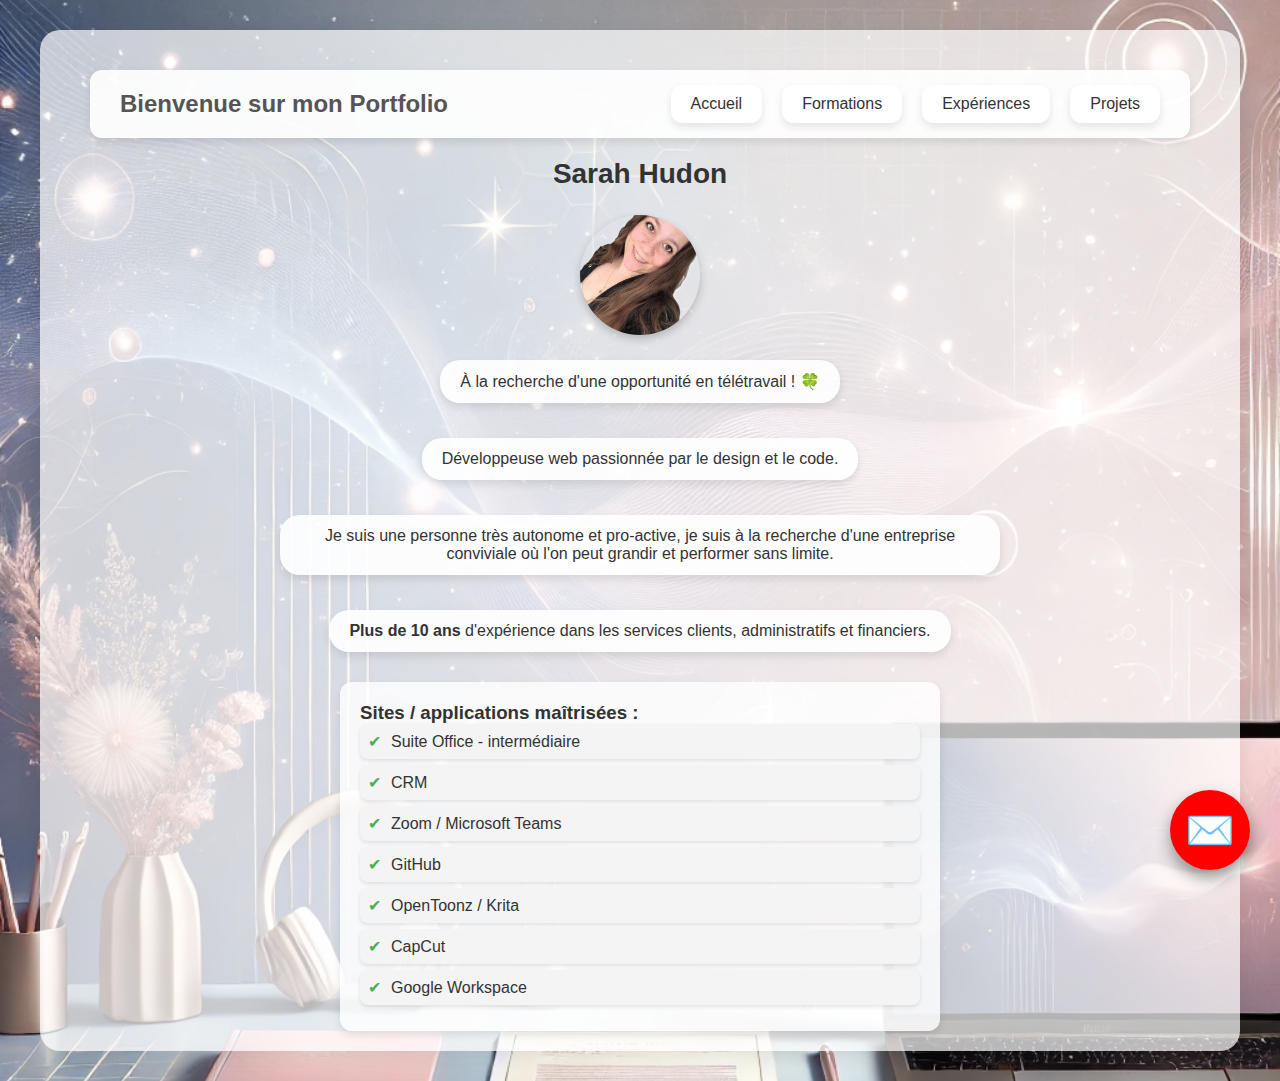
<file: index.html>
<!DOCTYPE html>
<html lang="fr">
<head>
    <meta charset="UTF-8" />
    <meta name="viewport" content="width=device-width, initial-scale=1.0" />
    <title>Portfolio</title>
    <link rel="stylesheet" href="styles.css">
</head>
<body>
    <div class="container">
        <!-- HEADER -->
        <header>
            <h1>Bienvenue sur mon Portfolio</h1>
            <nav>
                <ul>
                    <li><a href="index.html">Accueil</a></li>
                    <li><a href="formations.html">Formations</a></li>
                    <li><a href="experiences.html">Expériences</a></li>
                    <li><a href="projets.html">Projets</a></li>
                </ul>
            </nav>
        </header>

        <!-- PRESENTATION -->
        <div class="profile-section">
            <h2 class="profile-name">Sarah Hudon</h2> <!-- Séparation du titre -->
            <img src="assets/sarah.png" alt="Photo de Sarah" class="profile-pic" />
            <p class="intro-bubble">À la recherche d'une opportunité en télétravail ! 🍀</p>
            <p class="intro-bubble">Développeuse web passionnée par le design et le code.</p>
            <p class="intro-bubble">Je suis une personne très autonome et pro-active, je suis à la recherche d'une entreprise conviviale où l'on peut grandir et performer sans limite.</p>
            <p class="intro-bubble"><strong>Plus de 10 ans</strong> d'expérience dans les services clients, administratifs et financiers.</p>
        </div>
        
            <!-- Liste de compétences dans une zone transparente -->
            <div class="skills-box">
                <h3>Sites / applications maîtrisées :</h3>
                <ul>
                    <li> Suite Office - intermédiaire</li>
                    <li> CRM</li>
                    <li> Zoom / Microsoft Teams</li>
                    <li> GitHub</li>
                    <li> OpenToonz / Krita</li>
                    <li> CapCut</li>
                    <li> Google Workspace</li>
                </ul>
            </div>
        </section>

        <!-- BULLE EMAIL -->
        <a href="mailto:sarah_hudon14@hotmail.com" class="email-bubble" title="Envoyer un courriel">
            ✉️
        </a>
    </div>
</body>
</html>
</file>
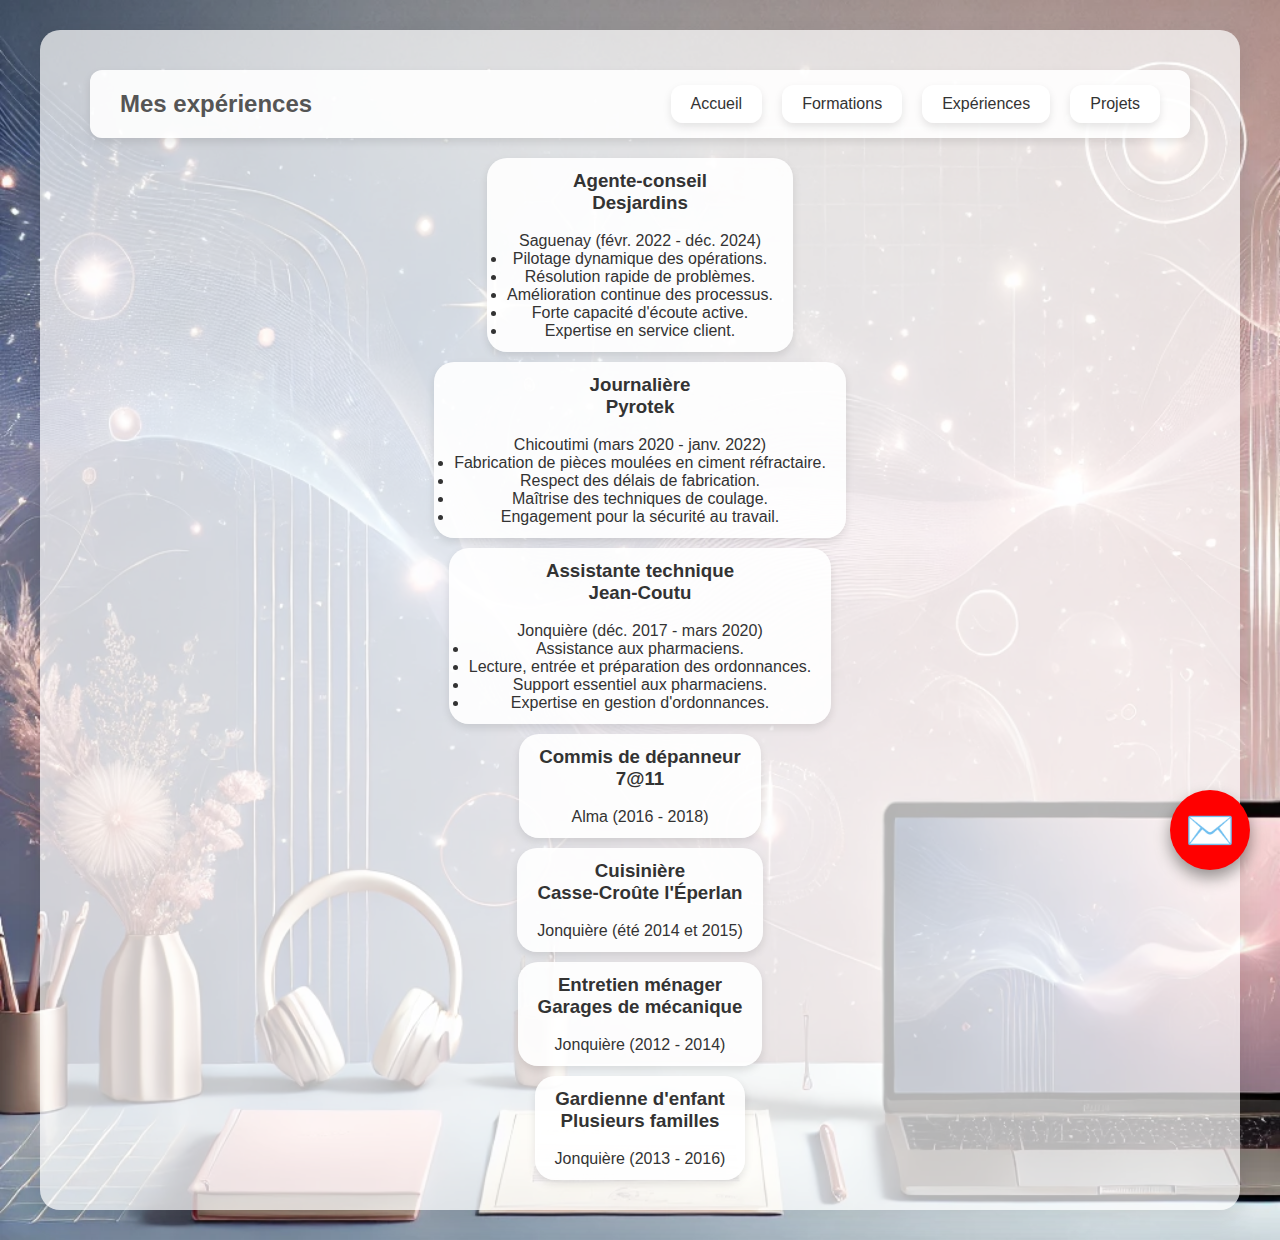
<file: experiences.html>
<!DOCTYPE html>
<html lang="fr">
<head>
    <meta charset="UTF-8" />
    <meta name="viewport" content="width=device-width, initial-scale=1.0" />
    <link rel="stylesheet" href="styles.css">
    <title>Expériences</title>
</head>
<body>
    <div class="container">
        <!-- HEADER -->
        <header>
            <h1>Mes expériences</h1>
            <nav>
                <ul>
                    <li><a href="index.html">Accueil</a></li>
                    <li><a href="formations.html">Formations</a></li>
                    <li><a href="experiences.html">Expériences</a></li>
                    <li><a href="projets.html">Projets</a></li>
                </ul>
            </nav>
        </header>

        <!-- EXPÉRIENCES -->
        
            <div class="experience-card">
                <h3>Agente-conseil</h3>
                <h3>Desjardins</h3>
                &nbsp;
                <p>Saguenay (févr. 2022 - déc. 2024)</p>
                <ul>
                    <li>Pilotage dynamique des opérations.</li>
                    <li>Résolution rapide de problèmes.</li>
                    <li>Amélioration continue des processus.</li>
                    <li>Forte capacité d'écoute active.</li>
                    <li>Expertise en service client.</li>
                </ul>
            </div>

            <div class="experience-card">
                <h3>Journalière</h3>
                <h3>Pyrotek</h3>
                &nbsp;
                <p>Chicoutimi (mars 2020 - janv. 2022)</p>
                <ul>
                    <li>Fabrication de pièces moulées en ciment réfractaire.</li>
                    <li>Respect des délais de fabrication.</li>
                    <li>Maîtrise des techniques de coulage.</li>
                    <li>Engagement pour la sécurité au travail.</li>
                </ul>
            </div>

            <div class="experience-card">
                <h3>Assistante technique</h3>
                <h3>Jean-Coutu</h3>
                &nbsp;
                <p>Jonquière (déc. 2017 - mars 2020)</p>
                <ul>
                    <li>Assistance aux pharmaciens.</li>
                    <li>Lecture, entrée et préparation des ordonnances.</li>
                    <li>Support essentiel aux pharmaciens.</li>
                    <li>Expertise en gestion d'ordonnances.</li>
                </ul>
            </div>

            <div class="experience-card">
                <h3>Commis de dépanneur</h3>
                <h3>7@11</h3>
                &nbsp;
                <p>Alma (2016 - 2018)</p>
            </div>

            <div class="experience-card">
                <h3>Cuisinière</h3>
                <h3>Casse-Croûte l'Éperlan</h3>
                &nbsp;
                <p>Jonquière (été 2014 et 2015)</p>
            </div>

            <div class="experience-card">
                <h3>Entretien ménager</h3>
                <h3>Garages de mécanique</h3>
                &nbsp;
                <p>Jonquière (2012 - 2014)</p>
            </div>

            <div class="experience-card">
                <h3>Gardienne d'enfant</h3>
                <h3>Plusieurs familles</h3>
                &nbsp;
                <p>Jonquière (2013 - 2016)</p>
            </div>
        </div>
    
     <!-- BULLE EMAIL -->
     <a href="mailto:sarah_hudon14@hotmail.com" class="email-bubble" title="Envoyer un courriel">
        ✉️
    </a>
</body>
</html>
</file>
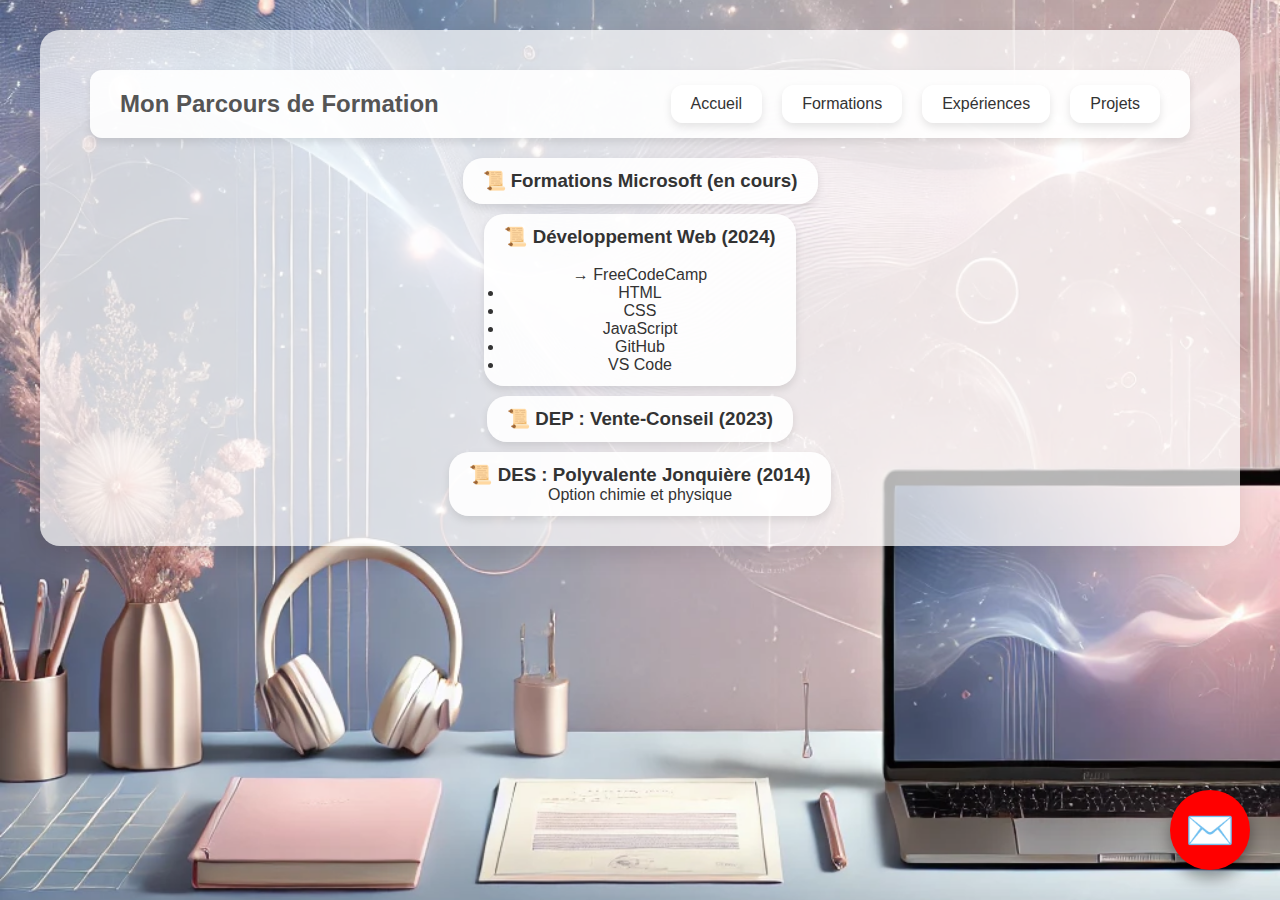
<file: formations.html>
<!DOCTYPE html>
<html lang="fr">
<head>
    <meta charset="UTF-8" />
    <meta name="viewport" content="width=device-width, initial-scale=1.0" />
    <link rel="stylesheet" href="styles.css">
    <title>Formations</title>
</head>
<body>
    <div class="container">
        <!-- HEADER -->
        <header>
            <h1>Mon Parcours de Formation</h1>
            <nav>
                <ul>
                    <li><a href="index.html">Accueil</a></li>
                    <li><a href="formations.html">Formations</a></li>
                    <li><a href="experiences.html">Expériences</a></li>
                    <li><a href="projets.html">Projets</a></li>
                </ul>
            </nav>
        </header>

        <!-- FORMATIONS -->
        
            <div class="formation-card">
                <h3>📜 Formations Microsoft (en cours)</h3>
            </div>
            <div class="formation-card">
                <h3>📜 Développement Web (2024)</h3>
                &nbsp;
                <p>→ FreeCodeCamp</p>
                <ul>
                    <li>HTML</li>
                    <li>CSS</li>
                    <li>JavaScript</li>
                    <li>GitHub</li>
                    <li>VS Code</li>
                </ul>
            </div>
            <div class="formation-card">
                <h3>📜 DEP : Vente-Conseil (2023)</h3>
            </div>
            <div class="formation-card">
                <h3>📜 DES : Polyvalente Jonquière (2014)</h3>
                <p>Option chimie et physique</p>
            </div>
        </div>
    
     <!-- BULLE EMAIL -->
     <a href="mailto:sarah_hudon14@hotmail.com" class="email-bubble" title="Envoyer un courriel">
        ✉️
    </a>
</body>
</html>
</file>
<file: styles.css>
/* ===================== */
/* RESET DE BASE */
/* ===================== */
* {
    margin: 0;
    padding: 0;
    box-sizing: border-box;
}

/* ===================== */
/* FOND DE PAGE */
/* ===================== */
body {
    font-family: 'Arial', sans-serif;
    color: #333;
    background-color: #ffffff;
    background-image: url('assets/pc.png');
    background-size: cover;
    background-position: center;
    background-repeat: no-repeat;
}

/* ===================== */
/* CONTAINER */
/* ===================== */
.container {
    width: 100%;
    max-width: 1200px;
    margin: 30px auto;
    padding: 20px;
    border-radius: 20px;
    background-color: rgba(255, 255, 255, 0.7);
    box-shadow: 0 8px 24px rgba(0, 0, 0, 0.1);
}

/* ===================== */
/* HEADER */
/* ===================== */
header {
    display: flex;
    justify-content: space-between;
    align-items: center;
    padding: 15px 30px;
    background: rgba(255, 255, 255, 0.9);
    border-radius: 12px;
    box-shadow: 0 4px 8px rgba(0, 0, 0, 0.1);
    margin: 20px auto;
    max-width: 1100px;
}

header h1 {
    font-size: 24px;
    color: #555;
}

nav ul {
    list-style: none;
    display: flex;
    gap: 20px;
}

nav a {
    display: inline-block;
    padding: 10px 20px;
    background-color: rgba(255, 255, 255, 0.8);
    border-radius: 12px;
    box-shadow: 0 4px 8px rgba(0, 0, 0, 0.1);
    color: #333;
    text-decoration: none;
    font-size: 16px;
    transition: background-color 0.3s ease;
}

nav a:hover {
    background-color: rgba(255, 255, 255, 1);
    color: #000;
}

/* ===================== */
/* SECTION PROFIL */
/* ===================== */
.profile-section {
    display: flex;
    flex-direction: column;
    align-items: center;
    justify-content: center;
    text-align: center;
    width: 100%;
    max-width: 800px;
    margin: 0 auto;
    gap: 15px;
}

.profile-name {
    font-size: 28px;
    font-weight: bold;
    margin-bottom: 10px;
    text-align: center;
}

.profile-pic {
    width: 120px;
    height: 120px;
    object-fit: cover;
    border-radius: 50%;
    box-shadow: 0 4px 8px rgba(0, 0, 0, 0.2);
}

/* ===================== */
/* INTRODUCTION BUBBLE */
/* ===================== */
.intro-bubble, 
.formation-card,
.experience-card {
    display: block;
    background-color: rgba(255, 255, 255, 0.9);
    padding: 12px 20px;
    border-radius: 20px;
    box-shadow: 0 4px 8px rgba(0, 0, 0, 0.1);
    margin: 10px auto;
    text-align: center;
    max-width: 90%;
    width: fit-content;
    margin-left: auto;
    margin-right: auto;

}

/* ===================== */
/* LISTE DE COMPÉTENCES */
/* ===================== */
.skills-box {
    background-color: rgba(255, 255, 255, 0.8);
    padding: 20px;
    border-radius: 12px;
    box-shadow: 0 4px 8px rgba(0, 0, 0, 0.1);
    margin-top: 20px;
    max-width: 600px;
    margin-left: auto;
    margin-right: auto;
}

.skills-box li {
    font-size: 16px;
    padding: 8px;
    background-color: #f4f4f4;
    border-radius: 8px;
    box-shadow: 0 2px 4px rgba(0,0,0,0.1);
    margin-bottom: 6px;
    display: flex;
    align-items: center;
    gap: 10px;
}

.skills-box li::before {
    content: '✔';
    color: #4CAF50;
}

/* ===================== */
/* SECTION PROJETS */
/* ===================== */
.projects-section {
    display: flex;
    gap: 20px;
    justify-content: center;
    margin-top: 20px;
    flex-wrap: wrap; /* Permet de passer à la ligne sur mobile */
}

.project-bubble {
    padding: 15px 30px;
    background-color: #f4f4f4;
    border: 2px solid #ddd;
    border-radius: 50px;
    box-shadow: 0 4px 8px rgba(0,0,0,0.1);
    text-decoration: none;
    color: #333;
    font-size: 18px;
    transition: background-color 0.3s ease;
}

.project-bubble:hover {
    background-color: #e0e0e0;
    color: #000;
}

/* ===================== */
/* EMAIL BUBBLE */
/* ===================== */
.email-bubble {
    position: fixed;
    bottom: 30px;
    right: 30px;
    background-color: #ff0000;
    color: white;
    width: 80px;
    height: 80px;
    border-radius: 50%;
    display: flex;
    justify-content: center;
    align-items: center;
    font-size: 40px;
    font-weight: bold;
    box-shadow: 0 8px 16px rgba(0, 0, 0, 0.4);
    text-decoration: none;
    animation: pulse 1.5s infinite;
    z-index: 9999;
}

.contact-mail {
    display: block;
    text-align: center;
    margin: 0 auto;
    overflow-wrap: break-word; /* Coupe le mail si nécessaire */
}

@keyframes pulse {
    0%, 100% {
        transform: scale(1);
        box-shadow: 0 0 15px rgba(255, 0, 0, 0.7);
    }
    50% {
        transform: scale(1.1);
        box-shadow: 0 0 30px rgba(255, 0, 0, 1);
    }
}

/* ===================== */
/* RESPONSIVE POUR MOBILE */
/* ===================== */
@media (max-width: 768px) {
    .profile-pic {
        width: 100px;
        height: 100px;
    }

    .profile-name {
        font-size: 22px;
    }

    .intro-bubble, .skills-box, .project-bubble {
        width: 100%;
        font-size: 16px;
        padding: 10px;
    }

    header {
        padding: 10px;
        margin: 10px;
    }

    header h1 {
        font-size: 18px;
    }

    nav ul {
        gap: 10px;
    }

    nav a {
        font-size: 14px;
        padding: 8px 12px;
    }

    nav {
        display: flex;
        flex-wrap: wrap; /* Permet aux éléments du menu de passer à la ligne si nécessaire */
        justify-content: center; /* Centre le menu horizontalement */
        overflow: hidden; /* Évite que le menu déborde de l’écran */
        width: 100%; /* Prend toute la largeur disponible */
    }
}
</file>
